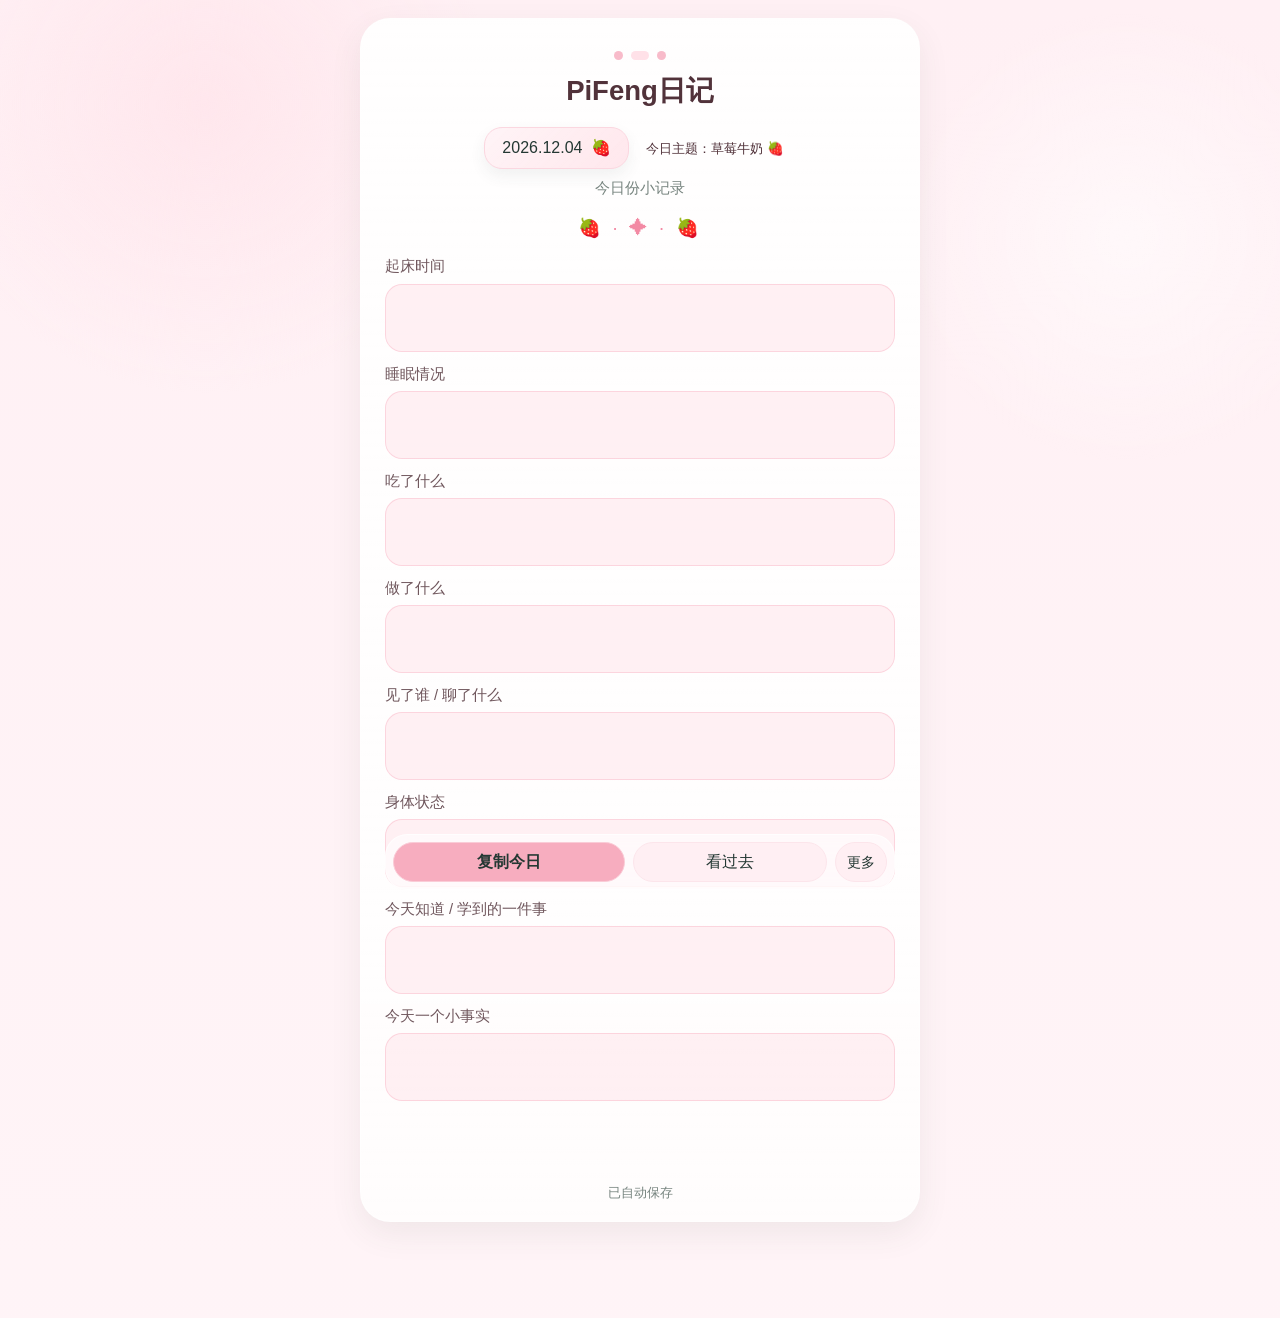
<file: index.html>
<!doctype html>
<html lang="zh-CN">
  <head>
    <meta charset="UTF-8" />
    <meta name="viewport" content="width=device-width, initial-scale=1, viewport-fit=cover" />
    <meta name="theme-color" content="#f7ead8" id="themeColorMeta" />
    <meta name="description" content="PiFeng日记，一个轻可爱、只保存在本地的私人流水账日记工具。" />
    <title>PiFeng日记</title>
    <link rel="manifest" href="./manifest.json" />
    <link rel="stylesheet" href="./style.css" />
  </head>
  <body>
    <main class="app-shell">
      <section class="journal-card" aria-label="PiFeng日记">
        <header class="page-header">
          <div class="mini-decor" aria-hidden="true">
            <span></span>
            <span></span>
            <span></span>
          </div>

          <p class="brand">PiFeng日记</p>

          <button class="date-card" id="datePickerButton" type="button" aria-label="选择日期">
            <span id="currentDate">0000.00.00</span>
            <span id="dailyEmoji" aria-hidden="true">☁️</span>
          </button>
          <input class="hidden-date" id="datePicker" type="date" />

          <p class="theme-chip" id="themeChip">今日主题：薄荷云朵 ☁️</p>
          <p class="daily-note" id="dailyNote">今天也记一点点</p>
        </header>

        <div class="theme-divider" id="themeDivider" aria-hidden="true">· · ·</div>

        <form class="entry-form" id="entryForm" autocomplete="off">
          <div class="field">
            <label for="wakeTime">起床时间</label>
            <textarea id="wakeTime" name="wakeTime" rows="2"></textarea>
          </div>
          <div class="field">
            <label for="sleep">睡眠情况</label>
            <textarea id="sleep" name="sleep" rows="2"></textarea>
          </div>
          <div class="field">
            <label for="food">吃了什么</label>
            <textarea id="food" name="food" rows="2"></textarea>
          </div>
          <div class="field">
            <label for="did">做了什么</label>
            <textarea id="did" name="did" rows="2"></textarea>
          </div>
          <div class="field">
            <label for="people">见了谁 / 聊了什么</label>
            <textarea id="people" name="people" rows="2"></textarea>
          </div>
          <div class="field">
            <label for="body">身体状态</label>
            <textarea id="body" name="body" rows="2"></textarea>
          </div>
          <div class="field">
            <label for="learned">今天知道 / 学到的一件事</label>
            <textarea id="learned" name="learned" rows="2"></textarea>
          </div>
          <div class="field">
            <label for="fact">今天一个小事实</label>
            <textarea id="fact" name="fact" rows="2"></textarea>
          </div>
        </form>

        <section class="history-panel" id="historyPanel" aria-label="历史日记" hidden>
          <div class="history-head">
            <h2>过去日记</h2>
            <button class="quiet-button" id="backTodayButton" type="button">回到今日</button>
          </div>
          <div class="history-list" id="historyList"></div>
        </section>

        <footer class="action-bar">
          <button class="primary-action" id="copyButton" type="button">复制今日</button>
          <button id="historyButton" type="button">看过去</button>
          <div class="more-actions">
            <button class="more-toggle" id="moreButton" type="button" aria-expanded="false" aria-controls="moreMenu">
              更多
            </button>
            <div class="more-menu" id="moreMenu" hidden>
              <button id="exportButton" type="button">导出 Markdown</button>
              <button id="backupButton" type="button">备份数据</button>
              <button id="importButton" type="button">恢复数据</button>
              <button class="danger-action" id="clearButton" type="button">清空今日</button>
            </div>
          </div>
        </footer>
        <input class="backup-file" id="backupFile" type="file" accept="application/json,.json" />

        <p class="save-status" id="saveStatus" role="status" aria-live="polite">已自动保存</p>
      </section>
    </main>

    <script src="./app.js" defer></script>
  </body>
</html>
</file>
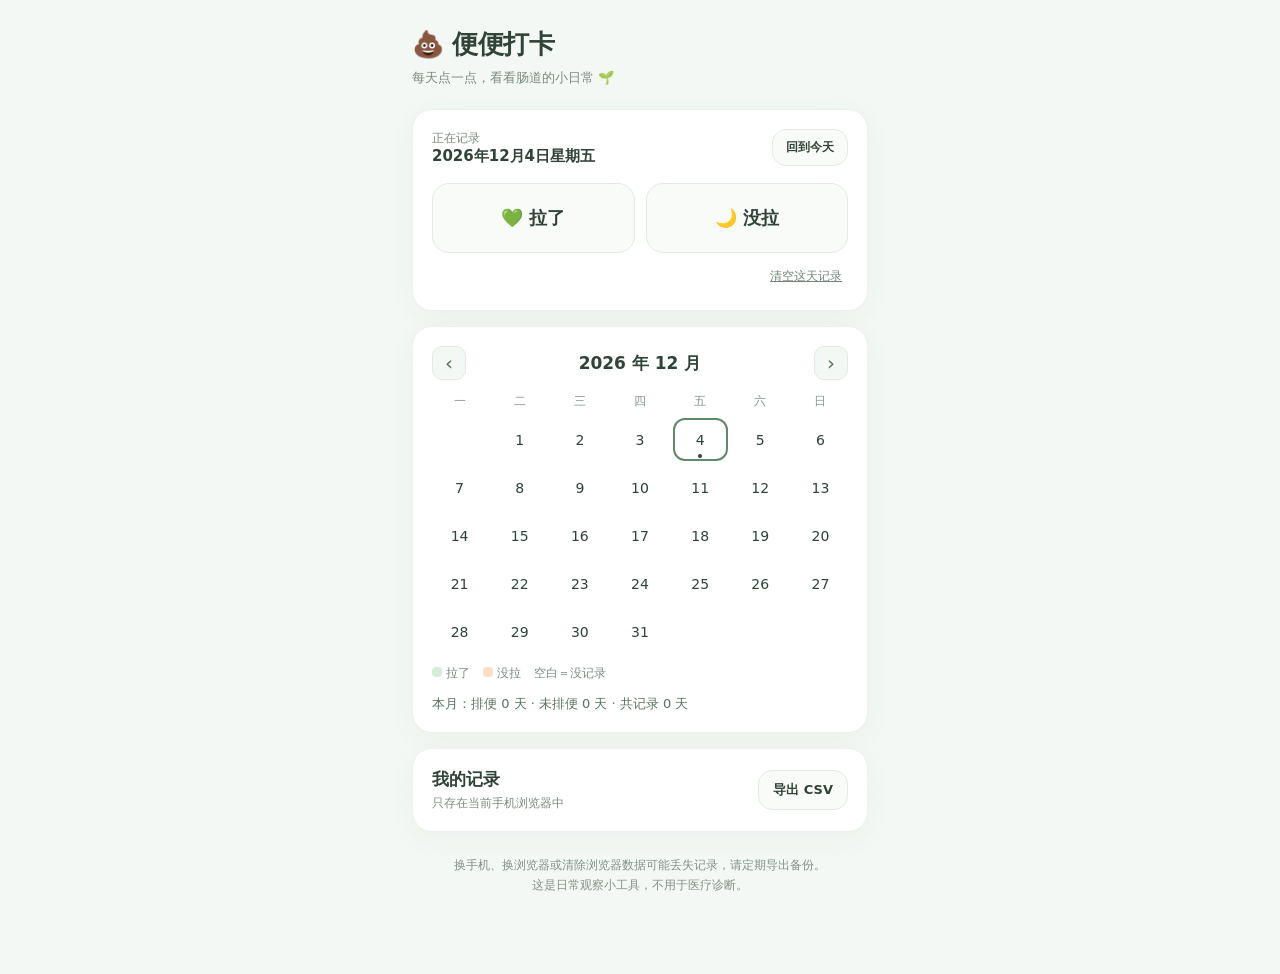
<file: bianbian/index.html>
<!doctype html>
<html lang="zh-CN">
<head>
<meta charset="utf-8">
<meta name="viewport" content="width=device-width,initial-scale=1,viewport-fit=cover">
<meta name="theme-color" content="#f4f8f4">
<meta name="description" content="便便打卡：每天轻点一下，记录有没有排便和便便状态。数据仅储存在浏览器。">
<title>便便打卡 💩</title>
<style>
:root{color-scheme:light;font-family:system-ui,-apple-system,"PingFang SC","Microsoft YaHei",sans-serif;--bg:#f4f8f4;--ink:#304338;--quiet:#7d8a80;--line:#e2ebe2;--green:#387958;--pale:#e7f4e9;--orange:#a76630;--orangepale:#fff0e2}
*{box-sizing:border-box}
body{background:var(--bg);color:var(--ink);margin:0;min-height:100vh}
main{max-width:490px;margin:auto;padding:27px 17px 55px}
h1{font-size:26px;margin:0;font-weight:800;letter-spacing:-.5px}
.sub{font-size:13px;color:var(--quiet);margin:7px 0 22px}
.card{background:#fff;border:1px solid #edf1eb;border-radius:20px;box-shadow:0 6px 28px #26452b0b;padding:19px;margin:0 0 15px}
.head{display:flex;justify-content:space-between;align-items:center;gap:8px}
h2{margin:0 0 15px;font-size:17px}
.small{color:var(--quiet);font-size:12px}
.date{font-size:15px;font-weight:700}
button{font-family:inherit;cursor:pointer;touch-action:manipulation}
.btn{border:1px solid var(--line);border-radius:14px;background:#f9fbf8;color:var(--ink);padding:14px 11px;font-size:15px;font-weight:650}
.btn:active{transform:scale(.985)}
.choice{display:grid;grid-template-columns:1fr 1fr;gap:11px;margin-top:17px}
.big{font-size:18px;padding:22px 10px;border-radius:17px}
.active-yes{background:var(--pale)!important;color:#246645!important;border-color:#6db586!important}
.active-no{background:var(--orangepale)!important;color:#965022!important;border-color:#efbb8b!important}
.chips{display:flex;flex-wrap:wrap;gap:8px;margin-top:9px}
.chips .btn{font-size:13px;padding:10px 12px;border-radius:12px}
.sel{color:#fff!important;background:var(--green)!important;border-color:var(--green)!important}
.field{margin-top:16px}
.field label{font-size:13px;color:#607266;font-weight:700}
.good{display:inline-block;border-radius:99px;padding:6px 10px;background:var(--pale);color:var(--green);font-size:12px;font-weight:650}
.monthrow{display:flex;align-items:center;justify-content:space-between;margin-bottom:13px}
.arrow{background:#f4f8f4;border:1px solid var(--line);color:#4e7059;border-radius:10px;width:34px;height:34px;font-size:20px}
.week,.days{display:grid;grid-template-columns:repeat(7,1fr);gap:5px}
.week{text-align:center;font-size:12px;color:#87958a;margin-bottom:8px}
.day{border:0;border-radius:12px;background:transparent;min-height:43px;font-size:14px;color:var(--ink);position:relative}
.day.has-yes{background:var(--pale);color:#296341;font-weight:750}
.day.has-no{background:var(--orangepale);color:#9e5f2b;font-weight:750}
.day.current{outline:2px solid #608a69;outline-offset:-2px}
.day.today:after{content:"";position:absolute;bottom:3px;left:calc(50% - 2px);height:4px;width:4px;border-radius:50%;background:currentColor}
.legend{display:flex;align-items:center;gap:13px;flex-wrap:wrap;margin-top:12px;color:var(--quiet);font-size:12px}
.dot{width:10px;height:10px;display:inline-block;border-radius:4px;margin-right:4px}
.stat{font-size:13px;color:#597263;margin-top:13px}
.reset,.link{border:none;background:none;color:#738479;text-decoration:underline;font-size:12px;cursor:pointer}
.bottom{display:flex;justify-content:space-between;align-items:center;gap:12px;margin-top:9px}
.hidden{display:none!important}
.note{color:#839087;font-size:12px;line-height:1.7;text-align:center;margin:23px 8px}
</style>
</head>
<body>
<main>
  <h1>💩 便便打卡</h1>
  <p class="sub">每天点一点，看看肠道的小日常 🌱</p>

  <section class="card">
    <div class="head">
      <div>
        <div class="small">正在记录</div>
        <div id="selectedDate" class="date"></div>
      </div>
      <button class="btn" id="todayBtn" style="font-size:12px;padding:9px 13px">回到今天</button>
    </div>
    <div class="choice">
      <button type="button" data-status="yes" class="btn big">💚 拉了</button>
      <button type="button" data-status="no" class="btn big">🌙 没拉</button>
    </div>
    <div id="extra" class="hidden">
      <div class="field"><label>便便是什么状态？</label><div class="chips" id="types">
        <button class="btn" data-type="成型">💩 成型</button>
        <button class="btn" data-type="干硬">🪨 干硬</button>
        <button class="btn" data-type="软稀">☁️ 软稀</button>
        <button class="btn" data-type="水样">💧 水样</button>
      </div></div>
      <div class="field"><label>今天拉了几次？</label><div class="chips" id="counts">
        <button class="btn" data-count="1">1 次</button>
        <button class="btn" data-count="2">2 次</button>
        <button class="btn" data-count="3+">3 次以上</button>
      </div></div>
      <div class="field"><label>有没有这些感觉？（可多选）</label><div class="chips" id="flags">
        <button class="btn" data-flag="量少">量少</button>
        <button class="btn" data-flag="费劲">费劲</button>
        <button class="btn" data-flag="没排干净">没排干净</button>
      </div></div>
    </div>
    <div class="bottom"><span class="good" id="saved" style="visibility:hidden">✓ 自动保存</span><button class="reset" id="clear">清空这天记录</button></div>
  </section>

  <section class="card">
    <div class="monthrow"><button id="prev" class="arrow" aria-label="上个月">‹</button><h2 id="monthName" style="margin:0"></h2><button id="next" class="arrow" aria-label="下个月">›</button></div>
    <div class="week"><span>一</span><span>二</span><span>三</span><span>四</span><span>五</span><span>六</span><span>日</span></div>
    <div class="days" id="days"></div>
    <div class="legend">
      <span><span class="dot" style="background:#d4edda"></span>拉了</span>
      <span><span class="dot" style="background:#ffdfc4"></span>没拉</span>
      <span>空白＝没记录</span>
    </div>
    <div class="stat" id="summary"></div>
  </section>
  <section class="card">
    <div class="head"><div><h2 style="margin:0 0 4px">我的记录</h2><div class="small">只存在当前手机浏览器中</div></div><button class="btn" id="export" style="padding:10px 14px;font-size:13px">导出 CSV</button></div>
  </section>
  <p class="note">换手机、换浏览器或清除浏览器数据可能丢失记录，请定期导出备份。<br>这是日常观察小工具，不用于医疗诊断。</p>
</main>
<script>
(function(){
"use strict";
var KEY="bianbian-checkin-v1";
var records={};
try{records=JSON.parse(localStorage.getItem(KEY)||"{}")||{};}catch(e){records={};}
var now=new Date();now.setHours(12,0,0,0);
var selected=new Date(now),shown=new Date(now.getFullYear(),now.getMonth(),1);
var z=function(n){return String(n).padStart(2,"0");};
var k=function(d){return d.getFullYear()+"-"+z(d.getMonth()+1)+"-"+z(d.getDate());};
var el=function(id){return document.getElementById(id);};
function persist(){try{localStorage.setItem(KEY,JSON.stringify(records));}catch(e){alert("浏览器无法保存，试试普通模式打开。");}}
function change(fn){var key=k(selected);var r=records[key]||{status:"yes",flags:[]};fn(r);records[key]=r;persist();render();}
function render(){
 var key=k(selected),r=records[key]||{};
 el("selectedDate").textContent=selected.toLocaleDateString("zh-CN",{year:"numeric",month:"long",day:"numeric",weekday:"long"});
 document.querySelectorAll("[data-status]").forEach(function(b){b.classList.toggle("active-"+b.dataset.status,b.dataset.status===r.status);});
 el("extra").classList.toggle("hidden",r.status!=="yes");
 document.querySelectorAll("[data-type]").forEach(function(b){b.classList.toggle("sel",r.type===b.dataset.type);});
 document.querySelectorAll("[data-count]").forEach(function(b){b.classList.toggle("sel",r.count===b.dataset.count);});
 document.querySelectorAll("[data-flag]").forEach(function(b){b.classList.toggle("sel",(r.flags||[]).includes(b.dataset.flag));});
 el("saved").style.visibility=r.status?"visible":"hidden";
 el("monthName").textContent=shown.getFullYear()+" 年 "+(shown.getMonth()+1)+" 月";
 var grid=el("days");grid.innerHTML="";
 var start=(new Date(shown.getFullYear(),shown.getMonth(),1).getDay()+6)%7;
 for(var n=0;n<start;n++){var blank=document.createElement("div");grid.appendChild(blank);}
 var max=new Date(shown.getFullYear(),shown.getMonth()+1,0).getDate(),yes=0,no=0;
 for(var i=1;i<=max;i++){
  var d=new Date(shown.getFullYear(),shown.getMonth(),i,12),dayKey=k(d),item=records[dayKey]||{};
  var b=document.createElement("button");b.type="button";b.className="day";b.textContent=i;
  if(item.status==="yes"){b.classList.add("has-yes");yes++;}
  if(item.status==="no"){b.classList.add("has-no");no++;}
  if(dayKey===k(selected))b.classList.add("current");
  if(dayKey===k(now))b.classList.add("today");
  b.setAttribute("aria-label",dayKey+(item.status==="yes"?" 已排便":item.status==="no"?" 未排便":" 未记录"));
  b.addEventListener("click",(function(date){return function(){selected=date;render();};})(d));
  grid.appendChild(b);
 }
 el("summary").textContent="本月：排便 "+yes+" 天 · 未排便 "+no+" 天 · 共记录 "+(yes+no)+" 天";
}
document.querySelectorAll("[data-status]").forEach(function(b){b.addEventListener("click",function(){change(function(r){r.status=b.dataset.status;if(r.status==="yes"&&!r.count)r.count="1";});});});
document.querySelectorAll("[data-type]").forEach(function(b){b.addEventListener("click",function(){change(function(r){r.type=b.dataset.type;});});});
document.querySelectorAll("[data-count]").forEach(function(b){b.addEventListener("click",function(){change(function(r){r.count=b.dataset.count;});});});
document.querySelectorAll("[data-flag]").forEach(function(b){b.addEventListener("click",function(){change(function(r){if(!r.flags)r.flags=[];var i=r.flags.indexOf(b.dataset.flag);if(i>=0)r.flags.splice(i,1);else r.flags.push(b.dataset.flag);});});});
el("prev").onclick=function(){shown=new Date(shown.getFullYear(),shown.getMonth()-1,1);render();};
el("next").onclick=function(){shown=new Date(shown.getFullYear(),shown.getMonth()+1,1);render();};
el("todayBtn").onclick=function(){selected=new Date(now);shown=new Date(now.getFullYear(),now.getMonth(),1);render();};
el("clear").onclick=function(){if(!records[k(selected)])return;if(confirm("清空这一天的记录？")){delete records[k(selected)];persist();render();}};
el("export").onclick=function(){
 var rows=[["日期","是否排便","状态","次数","感受"].join(",")];
 Object.keys(records).sort().forEach(function(date){var r=records[date];var fields=[date,r.status==="yes"?"拉了":"没拉",r.type||"",r.count||"",(r.flags||[]).join("、")];rows.push(fields.map(function(v){return '"'+String(v).replace(/"/g,'""')+'"';}).join(","));});
 var blob=new Blob(["\uFEFF"+rows.join("\r\n")],{type:"text/csv;charset=utf-8"});
 var url=URL.createObjectURL(blob),a=document.createElement("a");a.href=url;a.download="便便打卡-"+k(now)+".csv";a.click();setTimeout(function(){URL.revokeObjectURL(url);},3000);
};
render();
})();
</script>
</body>
</html>
</file>
<file: style.css>
:root {
  --bg: #eef9f5;
  --card: #fffefd;
  --accent: #71c7b4;
  --soft: #dff5ef;
  --text: #31423d;
  --muted: #77847f;
  --line: rgba(113, 199, 180, 0.28);
  --field: rgba(223, 245, 239, 0.46);
  --button-text: #243833;
}

* {
  box-sizing: border-box;
}

html {
  min-height: 100%;
  scroll-padding-bottom: 96px;
  background: var(--bg);
}

body {
  min-height: 100vh;
  min-height: 100dvh;
  margin: 0;
  padding-bottom: env(safe-area-inset-bottom);
  color: var(--text);
  background:
    radial-gradient(circle at 16% 8%, color-mix(in srgb, var(--soft) 62%, transparent), transparent 18rem),
    radial-gradient(circle at 88% 18%, rgba(255, 255, 255, 0.54), transparent 14rem),
    linear-gradient(180deg, var(--bg), color-mix(in srgb, var(--bg) 72%, white));
  font-family:
    -apple-system, BlinkMacSystemFont, "Segoe UI", "PingFang SC", "Hiragino Sans GB",
    "Microsoft YaHei", sans-serif;
  line-height: 1.5;
}

button,
textarea,
input {
  font: inherit;
}

button {
  -webkit-tap-highlight-color: transparent;
}

.app-shell {
  width: 100%;
  min-height: 100vh;
  min-height: 100dvh;
  display: flex;
  justify-content: center;
  padding: max(18px, env(safe-area-inset-top)) 14px calc(96px + env(safe-area-inset-bottom));
}

.journal-card {
  width: min(100%, 560px);
  min-height: calc(100vh - 36px);
  min-height: calc(100dvh - 36px);
  padding: 20px 16px 28px;
  border: 1px solid rgba(255, 255, 255, 0.72);
  border-radius: 30px;
  background:
    linear-gradient(180deg, rgba(255, 255, 255, 0.56), rgba(255, 255, 255, 0.18)),
    var(--card);
  box-shadow: 0 12px 32px rgba(58, 72, 66, 0.08);
}

body.keyboard-open {
  min-height: 100vh;
  min-height: 100dvh;
  overflow-y: auto;
}

body.keyboard-open .app-shell {
  padding-bottom: calc(220px + env(safe-area-inset-bottom));
}

body.keyboard-open .journal-card {
  padding-bottom: 220px;
}

body.keyboard-open .action-bar {
  position: static;
  margin-bottom: 18px;
}

.page-header {
  position: relative;
  padding: 8px 6px 14px;
  text-align: center;
  animation: softEnter 480ms ease-out both;
}

.mini-decor {
  display: flex;
  justify-content: center;
  gap: 8px;
  margin-bottom: 10px;
}

.mini-decor span {
  width: 9px;
  height: 9px;
  border-radius: 999px;
  background: var(--accent);
  opacity: 0.58;
}

.mini-decor span:nth-child(2) {
  width: 18px;
  background: var(--soft);
  opacity: 1;
}

.brand {
  margin: 0 0 12px;
  color: var(--text);
  font-size: 1.72rem;
  font-weight: 750;
  letter-spacing: 0;
}

.date-card {
  display: inline-flex;
  align-items: center;
  gap: 9px;
  min-height: 42px;
  padding: 8px 17px;
  border: 1px solid color-mix(in srgb, var(--accent) 34%, white);
  border-radius: 18px;
  color: var(--button-text);
  background:
    linear-gradient(135deg, rgba(255, 255, 255, 0.64), rgba(255, 255, 255, 0.2)),
    var(--soft);
  box-shadow: 0 7px 16px rgba(58, 72, 66, 0.07);
  cursor: pointer;
}

.hidden-date {
  position: absolute;
  width: 1px;
  height: 1px;
  opacity: 0;
  pointer-events: none;
}

.backup-file {
  position: absolute;
  width: 1px;
  height: 1px;
  opacity: 0;
  pointer-events: none;
}

.theme-chip {
  display: inline-flex;
  align-items: center;
  min-height: 28px;
  margin: 12px 0 0;
  padding: 4px 12px;
  border-radius: 999px;
  color: var(--text);
  background: rgba(255, 255, 255, 0.48);
  font-size: 0.84rem;
}

.daily-note {
  margin: 8px 0 0;
  color: var(--muted);
  font-size: 0.94rem;
}

.theme-divider {
  margin: 0 0 14px;
  color: var(--accent);
  font-size: 1.15rem;
  letter-spacing: 0.18em;
  text-align: center;
}

.entry-form {
  display: grid;
  gap: 11px;
}

.field {
  display: grid;
  gap: 6px;
}

.field label {
  color: color-mix(in srgb, var(--text) 82%, white);
  font-size: 0.92rem;
  font-weight: 500;
}

.field textarea {
  width: 100%;
  min-height: 42px;
  overflow: hidden;
  resize: none;
  border: 1px solid var(--line);
  border-radius: 17px;
  padding: 9px 11px;
  color: var(--text);
  background: var(--field);
  outline: none;
  box-shadow: none;
  transition:
    border-color 160ms ease,
    background 160ms ease,
    box-shadow 160ms ease,
    transform 160ms ease;
}

.field textarea:focus {
  border-color: color-mix(in srgb, var(--accent) 70%, white);
  background: color-mix(in srgb, var(--soft) 56%, white);
  box-shadow: 0 0 0 4px color-mix(in srgb, var(--accent) 18%, transparent);
  scroll-margin-bottom: 220px;
}

.history-panel {
  margin-top: 6px;
}

.history-head {
  display: flex;
  align-items: center;
  justify-content: space-between;
  gap: 12px;
  margin-bottom: 12px;
}

.history-head h2 {
  margin: 0;
  font-size: 1.02rem;
  font-weight: 650;
}

.history-list {
  display: grid;
  gap: 8px;
}

.history-item {
  width: 100%;
  min-height: 43px;
  padding: 9px 12px;
  border: 1px solid var(--line);
  border-radius: 16px;
  color: var(--text);
  background: color-mix(in srgb, var(--soft) 44%, white);
  text-align: left;
  cursor: pointer;
}

.empty-history {
  margin: 8px 0 0;
  color: var(--muted);
  text-align: center;
}

.action-bar {
  position: sticky;
  bottom: max(10px, env(safe-area-inset-bottom));
  display: grid;
  grid-template-columns: minmax(0, 1.2fr) minmax(0, 1fr) auto;
  align-items: center;
  gap: 8px;
  margin-top: 16px;
  padding: 7px;
  border: 1px solid rgba(255, 255, 255, 0.7);
  border-radius: 22px;
  background: rgba(255, 255, 255, 0.62);
  backdrop-filter: blur(16px);
}

.action-bar button,
.quiet-button {
  min-height: 40px;
  border: 1px solid color-mix(in srgb, var(--accent) 22%, white);
  border-radius: 999px;
  color: var(--button-text);
  background: color-mix(in srgb, var(--soft) 54%, white);
  cursor: pointer;
  transition:
    transform 150ms ease,
    background 150ms ease,
    box-shadow 150ms ease;
}

.action-bar .primary-action {
  border-color: color-mix(in srgb, var(--accent) 44%, white);
  background: color-mix(in srgb, var(--accent) 70%, white);
  font-weight: 650;
}

.more-actions {
  position: relative;
}

.more-toggle {
  width: 52px;
  padding: 0 10px;
  font-size: 0.88rem;
  background: rgba(255, 255, 255, 0.42);
}

.more-menu {
  position: absolute;
  right: 0;
  bottom: calc(100% + 8px);
  width: 154px;
  padding: 8px;
  border: 1px solid color-mix(in srgb, var(--accent) 22%, white);
  border-radius: 18px;
  background: color-mix(in srgb, var(--card) 92%, white);
  box-shadow: 0 12px 28px rgba(58, 72, 66, 0.12);
}

.more-menu button {
  width: 100%;
  min-height: 36px;
  padding: 7px 10px;
  border: 0;
  border-radius: 12px;
  background: transparent;
  text-align: left;
  font-size: 0.9rem;
}

.more-menu button:hover {
  background: color-mix(in srgb, var(--soft) 58%, white);
}

.more-menu .danger-action {
  color: #9b4a46;
}

.action-bar > button:hover,
.more-toggle:hover,
.quiet-button:hover {
  background: color-mix(in srgb, var(--accent) 28%, white);
}

.date-card:active,
.action-bar > button:active,
.more-toggle:active,
.quiet-button:active,
.history-item:active {
  transform: translateY(1px) scale(0.99);
}

.quiet-button {
  min-height: 35px;
  padding: 6px 12px;
  font-size: 0.88rem;
}

.save-status {
  min-height: 20px;
  margin: 10px 0 0;
  color: var(--muted);
  font-size: 0.8rem;
  text-align: center;
  opacity: 0;
  transition: opacity 260ms ease;
}

.save-status.visible {
  opacity: 1;
}

@keyframes softEnter {
  from {
    opacity: 0;
    transform: translateY(6px);
  }

  to {
    opacity: 1;
    transform: translateY(0);
  }
}

@media (min-width: 520px) {
  .journal-card {
    padding: 24px 24px 18px;
  }
}
</file>
